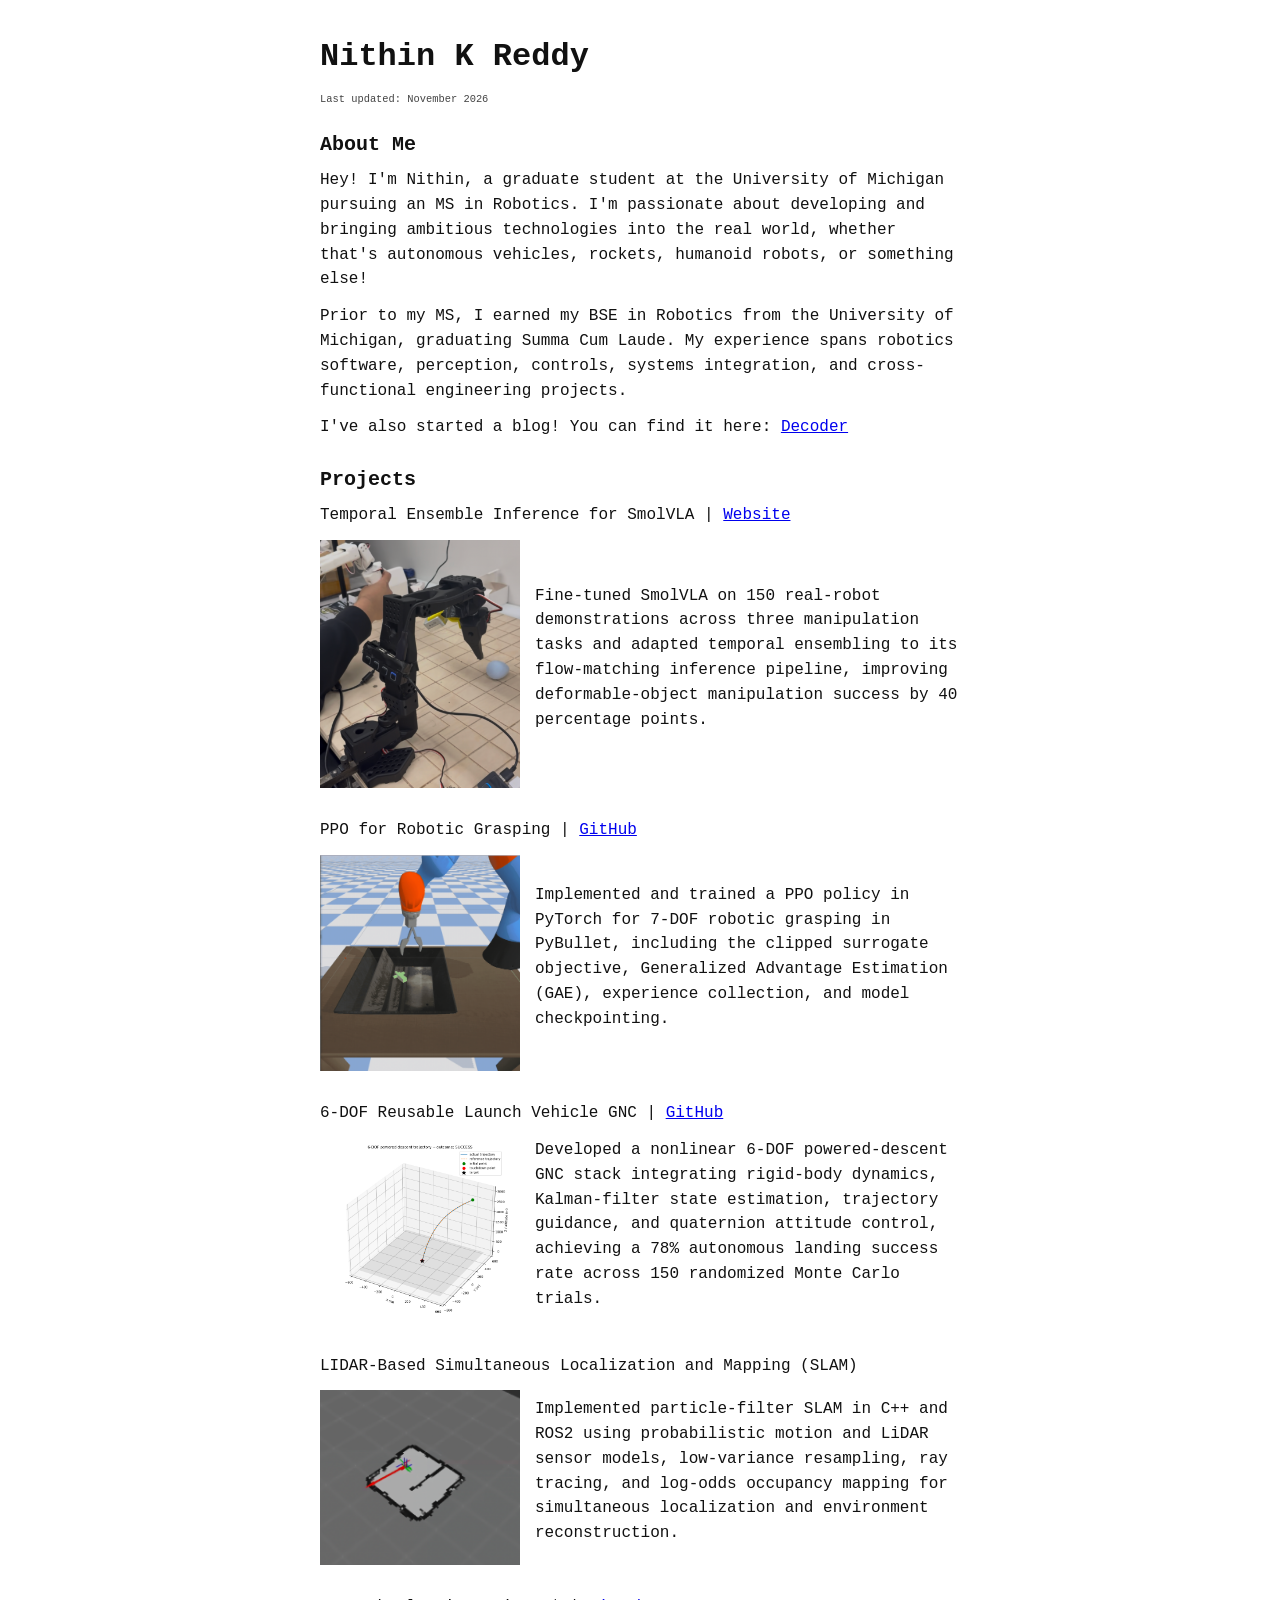
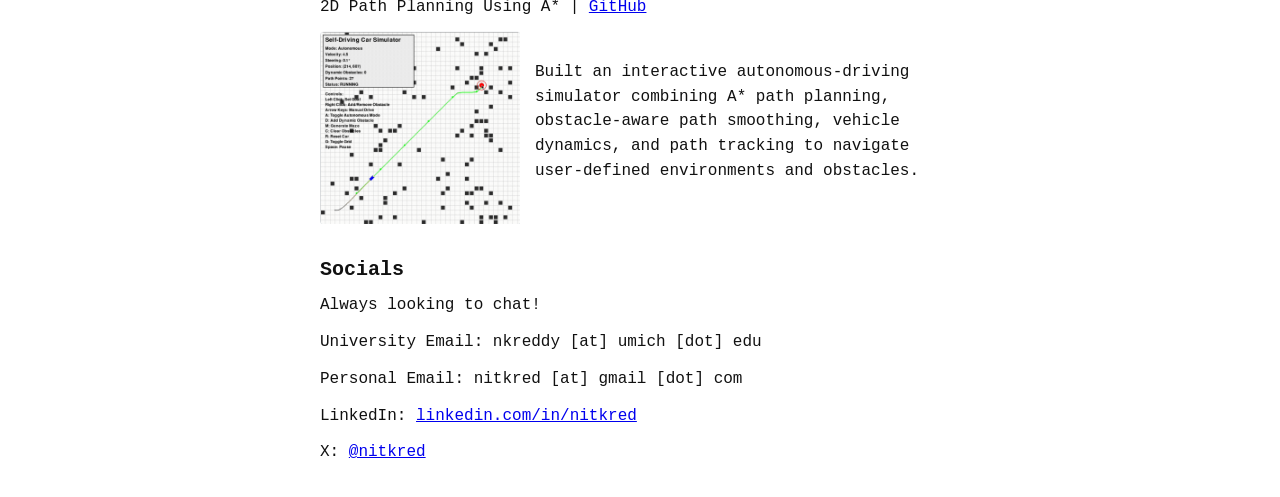
<file: index.html>
<!DOCTYPE html>
<html lang="en">
<head>
  <meta charset="utf-8">
  <meta name="viewport" content="width=device-width, initial-scale=1">
  <title>Nithin Reddy</title>
  <link rel="icon" type="image/png" href="assets/img/code_icon.ico">
  <style>
    body {
      font-family: "Courier New", Courier, monospace;
      line-height: 1.55;
      max-width: 40rem;
      margin: 2rem auto;
      padding: 0 1.25rem;
      color: #111;
      background: #ffffff;
    }
    <!--#faf8f5-->
    h1 {
      font-size: 1.875rem;
      font-weight: 600;
      line-height: 1.05;
      margin: 0;
    }
    h2 { font-size: 1.25rem; font-weight: 600; margin: 1.5rem 0 0.5rem; }
    p { margin: 0 0 0.75rem; }
    ul.investing-list {
      margin: 0 0 0.75rem;
      padding-left: 1.25rem;
    }
    ul.investing-list li {
      margin-bottom: 0.6rem;
    }
    ul.investing-list li:last-child {
      margin-bottom: 0;
    }
    .updated {
      font-size: 0.65rem;
      line-height: 1.2;
      color: #444;
      margin: -0.65rem 0 0.75rem;
      font-weight: 400;
    }
  </style>
</head>
<body>

  <h1>Nithin K Reddy</h1>
  <p class="updated">Last updated: November 2026</p>

  
  <h2>About Me</h2>
  <p>
    Hey! I'm Nithin, a graduate student at the University of Michigan pursuing an MS in Robotics. I'm passionate about developing and 
    bringing ambitious technologies into the real world, whether that's autonomous vehicles, rockets, humanoid robots, or something else!
  </p>

  <p>
    Prior to my MS, I earned my BSE in Robotics from the University of Michigan, graduating Summa Cum Laude. My experience spans robotics software, 
    perception, controls, systems integration, and cross-functional engineering projects.
  </p>
  
  <p>
    I've also started a blog! You can find it here: <a href="https://nkreddy.dev/decoder/">Decoder</a></p>
  </p>

  <h2>Projects</h2>
  <p>Temporal Ensemble Inference for SmolVLA | <a href="https://deeprob.org/w26/reports/ensemble-flow/">Website</a></p>
    <!--<img src="smolvlatrainingpic.png" alt="Description of the image">-->
    <div style="display: flex; align-items: center; gap: 15px; margin-bottom: 30px;">
        <img src="smolvlatrainingpic.png" alt="Description" style="width: 200px; height: auto;">
        <p>Fine-tuned SmolVLA on 150 real-robot demonstrations across three manipulation tasks and adapted temporal ensembling 
            to its flow-matching inference pipeline, improving deformable-object manipulation success by 40 percentage points.</p>
    </div>
  
  <p>PPO for Robotic Grasping | <a href="https://github.com/nitkreddy/PPO-for-Robotic-Grapsing-in-PyBullet">GitHub</a></p>
    <div style="display: flex; align-items: center; gap: 15px; margin-bottom: 30px;">
        <img src="ppotraining.png" alt="Description" style="width: 200px; height: auto;">
        <p>Implemented and trained a PPO policy in PyTorch for 7-DOF robotic grasping in PyBullet, including the clipped 
            surrogate objective, Generalized Advantage Estimation (GAE), experience collection, and model checkpointing.</p>
    </div>

  <p>6-DOF Reusable Launch Vehicle GNC | <a href="https://github.com/nitkreddy/resusable_launch_vehicle_gnc_project">GitHub</a></p>
    <div style="display: flex; align-items: center; gap: 15px; margin-bottom: 30px;">
        <img src="trajectory_3d copy.png" alt="Description" style="width: 200px; height: auto;">
        <p>Developed a nonlinear 6-DOF powered-descent GNC stack integrating rigid-body dynamics, Kalman-filter state estimation, trajectory guidance, 
            and quaternion attitude control, achieving a 78% autonomous landing success rate across 150 randomized Monte Carlo trials.</p>
    </div>

  <p>LIDAR-Based Simultaneous Localization and Mapping (SLAM) </p>
    <div style="display: flex; align-items: center; gap: 15px; margin-bottom: 30px;">
        <img src="slamrviz.png" alt="Description" style="width: 200px; height: auto;">
        <p>Implemented particle-filter SLAM in C++ and ROS2 using probabilistic motion and LiDAR sensor models, low-variance 
            resampling, ray tracing, and log-odds occupancy mapping for simultaneous localization and environment reconstruction.</p>
    </div>

  <p>2D Path Planning Using A* | <a href="https://github.com/nitkreddy/A-Star-Path-Planning-2D-Sim/tree/main">GitHub</a></p>
    <div style="display: flex; align-items: center; gap: 15px; margin-bottom: 30px;">
        <img src="pathplanner.png" alt="Description" style="width: 200px; height: auto;">
        <p>Built an interactive autonomous-driving simulator combining A* path planning, obstacle-aware path smoothing, vehicle dynamics, 
            and path tracking to navigate user-defined environments and obstacles.</p>
    </div>

  <h2>Socials</h2>
  <p>Always looking to chat!</p>
  <p>University Email: nkreddy [at] umich [dot] edu</p>
  <p>Personal Email: nitkred [at] gmail [dot] com</p>
  <p>LinkedIn: <a href="https://www.linkedin.com/in/nitkred">linkedin.com/in/nitkred</a></p>
  <p>X: <a href="https://x.com/nitkred">@nitkred</a></p>
</body>
</html>
</file>
